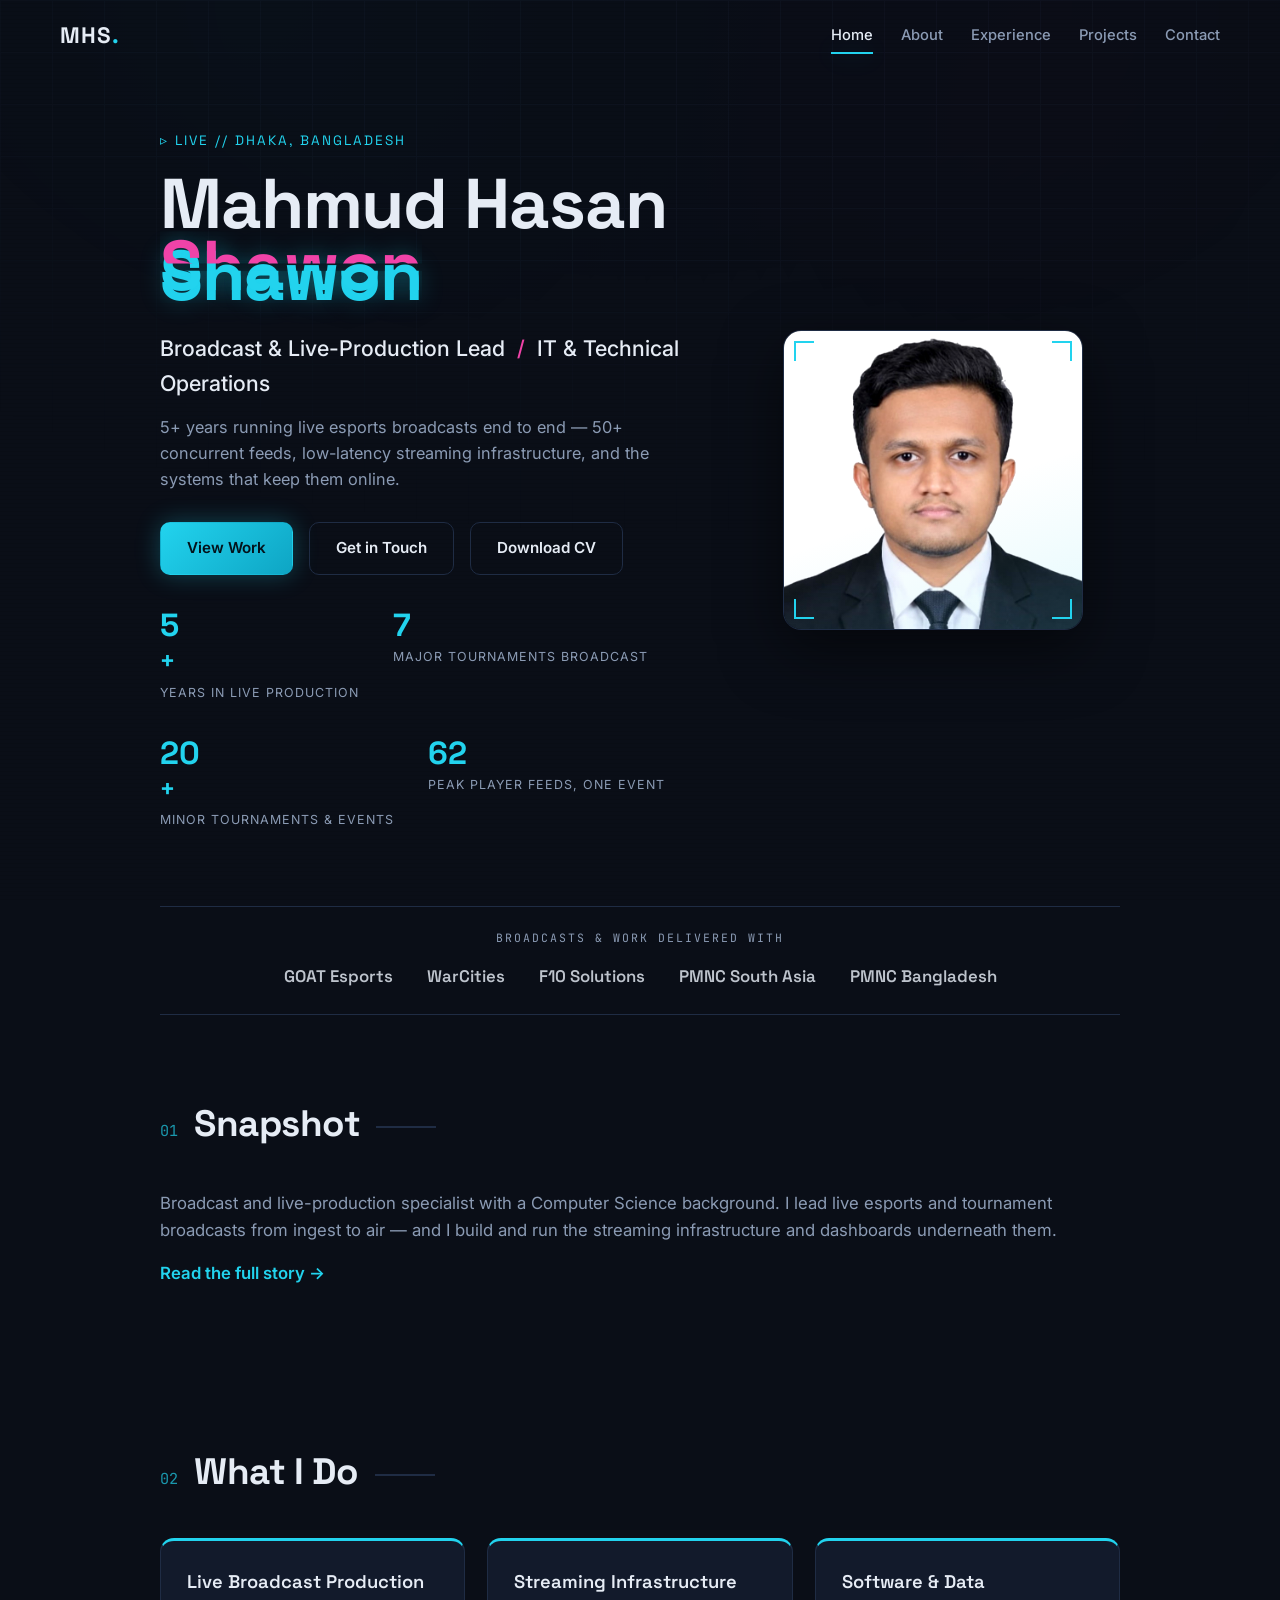
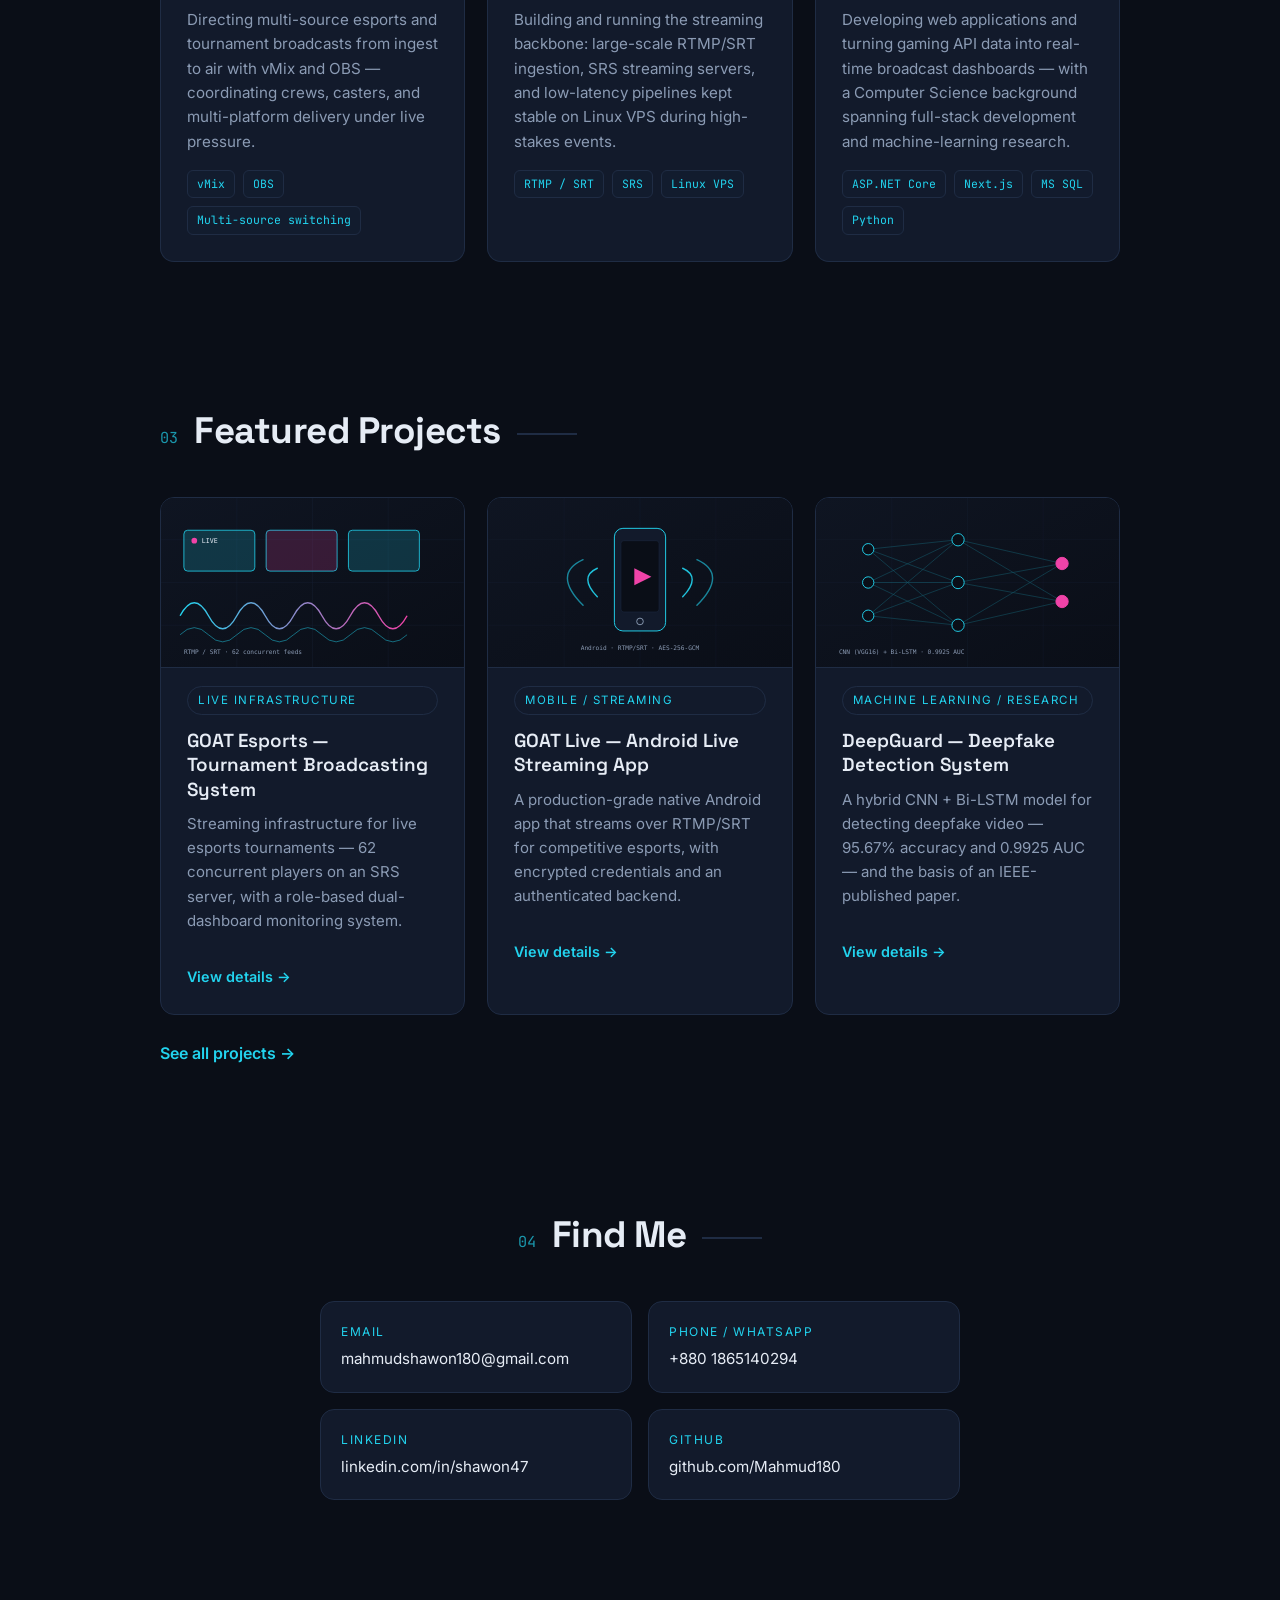
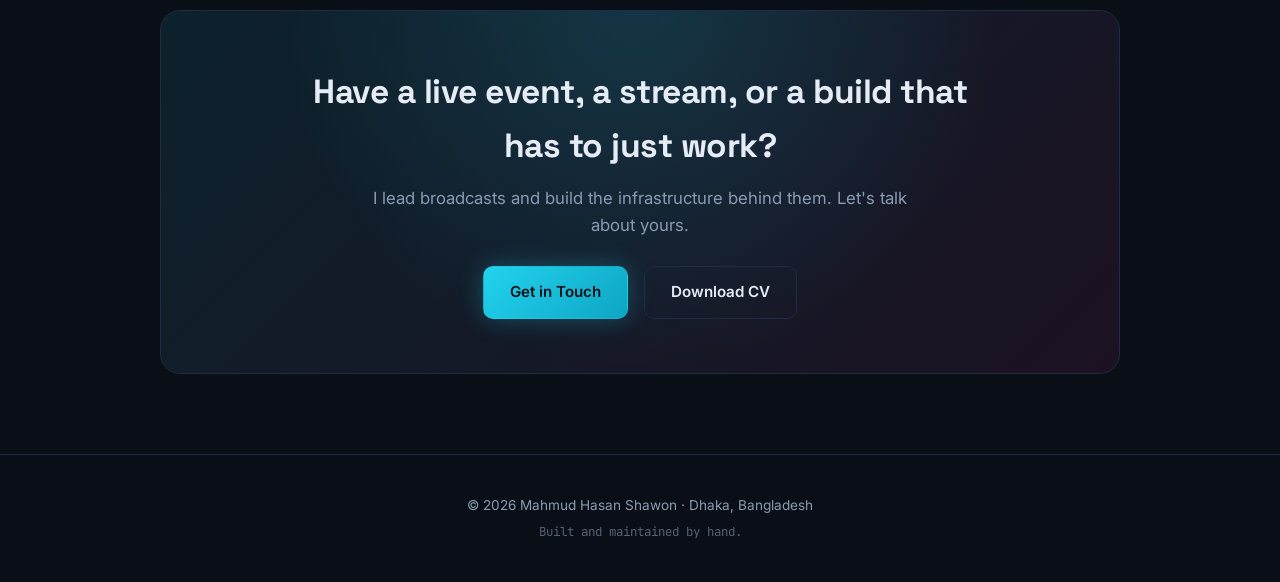
<file: index.html>
<!DOCTYPE html>
<html lang="en">
<head>
<meta charset="UTF-8">
<meta name="viewport" content="width=device-width, initial-scale=1.0">
<meta name="description" content="Mahmud Hasan Shawon — Broadcast & Live-Production Lead and IT / Technical Operations specialist. 5+ years leading live esports broadcasts, streaming infrastructure, and full-stack development.">
<title>Mahmud Hasan Shawon — Broadcast &amp; Live-Production Lead / IT Specialist</title>
<link rel="preconnect" href="https://fonts.googleapis.com">
<link rel="preconnect" href="https://fonts.gstatic.com" crossorigin>
<link href="https://fonts.googleapis.com/css2?family=Space+Grotesk:wght@400;500;700&family=Inter:wght@400;500;600&family=JetBrains+Mono:wght@400;500&display=swap" rel="stylesheet">
<link rel="stylesheet" href="style.css">
</head>
<body>
<div class="grid-bg" aria-hidden="true"></div>
<div class="scanline" aria-hidden="true"></div>

<!-- HERO -->
<section class="hero" id="top">
  <div class="hero__inner">
    <div class="hero__text">
      <p class="hero__eyebrow"><span class="blink">▹</span> LIVE // Dhaka, Bangladesh</p>
      <h1 class="hero__name">Mahmud Hasan<br><span class="glitch" data-text="Shawon">Shawon</span></h1>
      <p class="hero__role">Broadcast &amp; Live-Production Lead <span class="sep">/</span> IT &amp; Technical Operations</p>
      <p class="hero__tag">5+ years running live esports broadcasts end to end — 50+ concurrent feeds, low-latency streaming infrastructure, and the systems that keep them online.</p>
      <div class="hero__cta">
        <a href="projects.html" class="btn btn--primary">View Work</a>
        <a href="contact.html" class="btn btn--ghost">Get in Touch</a>
        <a href="assets/Mahmud_Hasan_Shawon_CV.pdf" class="btn btn--ghost" download>Download CV</a>
      </div>
      <div class="hero__stats" id="hero-stats"></div>
    </div>
    <div class="hero__photo">
      <div class="photo__frame">
        <img src="assets/profile.jpeg" alt="Mahmud Hasan Shawon" loading="eager">
        <span class="photo__corner tl"></span><span class="photo__corner tr"></span>
        <span class="photo__corner bl"></span><span class="photo__corner br"></span>
      </div>
    </div>
  </div>
</section>

<!-- TRUSTED / WORKED WITH -->
<section class="trust" id="trusted" aria-label="Where I've worked">
  <div class="trust__inner">
    <span class="trust__label">Broadcasts &amp; work delivered with</span>
    <div class="trust__logos" id="trust-orgs"></div>
  </div>
</section>

<!-- SNAPSHOT -->
<section class="section" id="snapshot">
  <div class="section__head"><span class="section__idx">01</span><h2>Snapshot</h2></div>
  <div class="about">
    <p>Broadcast and live-production specialist with a Computer Science background. I lead live esports and tournament broadcasts from ingest to air — and I build and run the streaming infrastructure and dashboards underneath them.</p>
    <p><a href="about.html" class="inline-link">Read the full story →</a></p>
  </div>
</section>

<!-- WHAT I DO -->
<section class="section" id="pillars">
  <div class="section__head"><span class="section__idx">02</span><h2>What I Do</h2></div>
  <div class="pillars" id="pillars-grid"></div>
</section>

<!-- FEATURED PROJECTS -->
<section class="section" id="featured">
  <div class="section__head"><span class="section__idx">03</span><h2>Featured Projects</h2></div>
  <div class="projects" id="featured-projects"></div>
  <p style="margin-top:26px"><a href="projects.html" class="inline-link">See all projects →</a></p>
</section>

<!-- QUICK LINKS -->
<section class="section section--contact" id="links">
  <div class="section__head"><span class="section__idx">04</span><h2>Find Me</h2></div>
  <div class="contact__links links-target"></div>
</section>

<!-- CTA BAND -->
<section class="cta-band">
  <div class="cta-band__inner">
    <h2>Have a live event, a stream, or a build that has to just work?</h2>
    <p>I lead broadcasts and build the infrastructure behind them. Let's talk about yours.</p>
    <div class="cta-band__actions">
      <a href="contact.html" class="btn btn--primary">Get in Touch</a>
      <a href="assets/Mahmud_Hasan_Shawon_CV.pdf" class="btn btn--ghost" download>Download CV</a>
    </div>
  </div>
</section>

<script src="data.js"></script>
<script src="partials.js"></script>
<script src="script.js"></script>
</body>
</html>
</file>
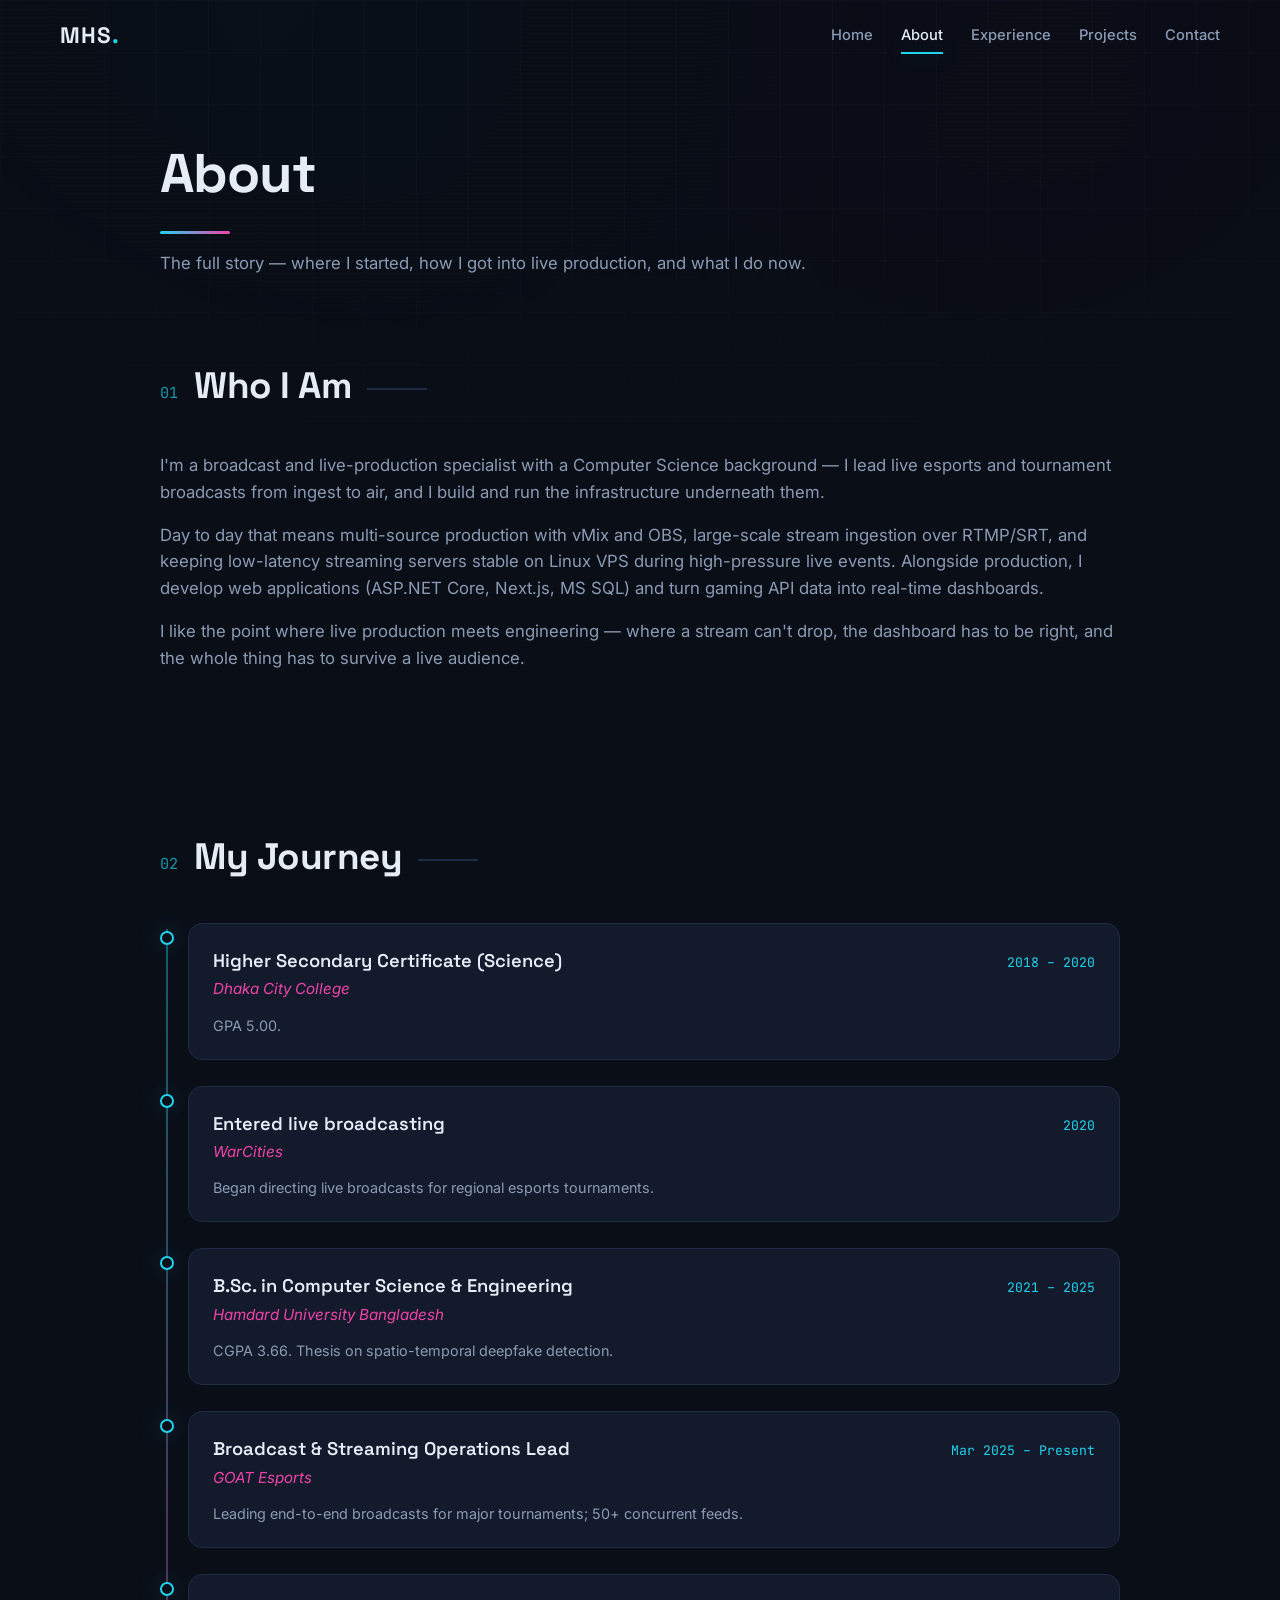
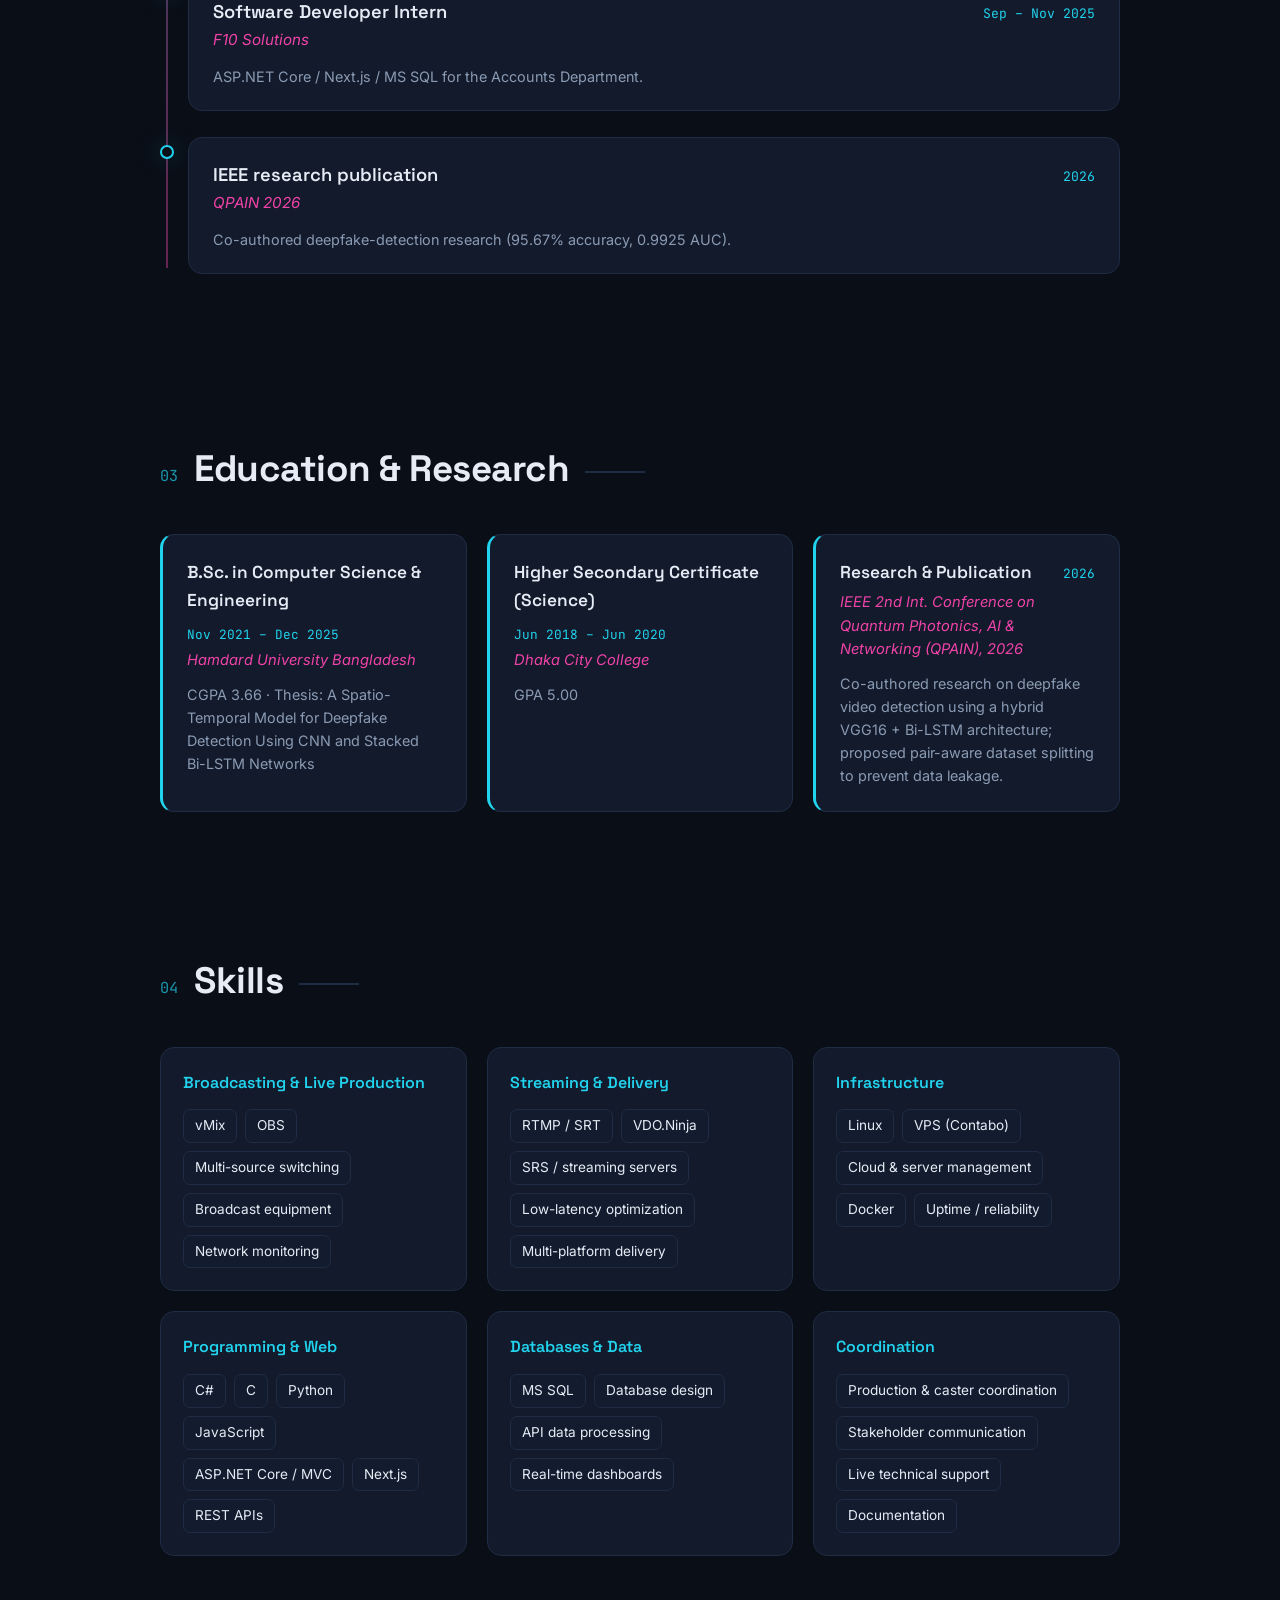
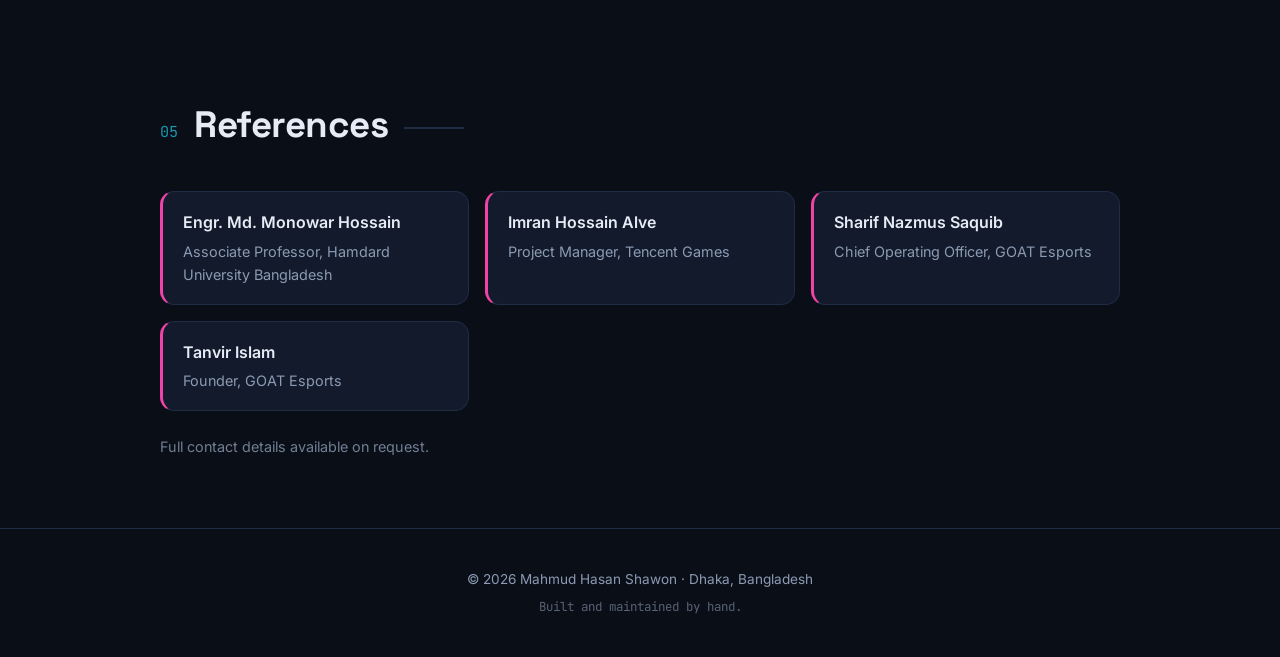
<file: about.html>
<!DOCTYPE html>
<html lang="en">
<head>
<meta charset="UTF-8">
<meta name="viewport" content="width=device-width, initial-scale=1.0">
<meta name="description" content="About Mahmud Hasan Shawon — life history, education, research, skills, and references.">
<title>About — Mahmud Hasan Shawon</title>
<link rel="preconnect" href="https://fonts.googleapis.com">
<link rel="preconnect" href="https://fonts.gstatic.com" crossorigin>
<link href="https://fonts.googleapis.com/css2?family=Space+Grotesk:wght@400;500;700&family=Inter:wght@400;500;600&family=JetBrains+Mono:wght@400;500&display=swap" rel="stylesheet">
<link rel="stylesheet" href="style.css">
</head>
<body>
<div class="grid-bg" aria-hidden="true"></div>
<div class="scanline" aria-hidden="true"></div>

<section class="page-head">
  <h1>About</h1>
  <p>The full story — where I started, how I got into live production, and what I do now.</p>
</section>

<section class="section" id="bio">
  <div class="section__head"><span class="section__idx">01</span><h2>Who I Am</h2></div>
  <div class="about" id="about-body"></div>
</section>

<section class="section" id="journey-sec">
  <div class="section__head"><span class="section__idx">02</span><h2>My Journey</h2></div>
  <div class="timeline" id="journey"></div>
</section>

<section class="section" id="education">
  <div class="section__head"><span class="section__idx">03</span><h2>Education &amp; Research</h2></div>
  <div class="edu" id="edu-grid"></div>
</section>

<section class="section" id="skills">
  <div class="section__head"><span class="section__idx">04</span><h2>Skills</h2></div>
  <div class="skills" id="skills-grid"></div>
</section>

<section class="section" id="references">
  <div class="section__head"><span class="section__idx">05</span><h2>References</h2></div>
  <div class="refs" id="refs"></div>
</section>

<script src="data.js"></script>
<script src="partials.js"></script>
<script src="script.js"></script>
</body>
</html>
</file>
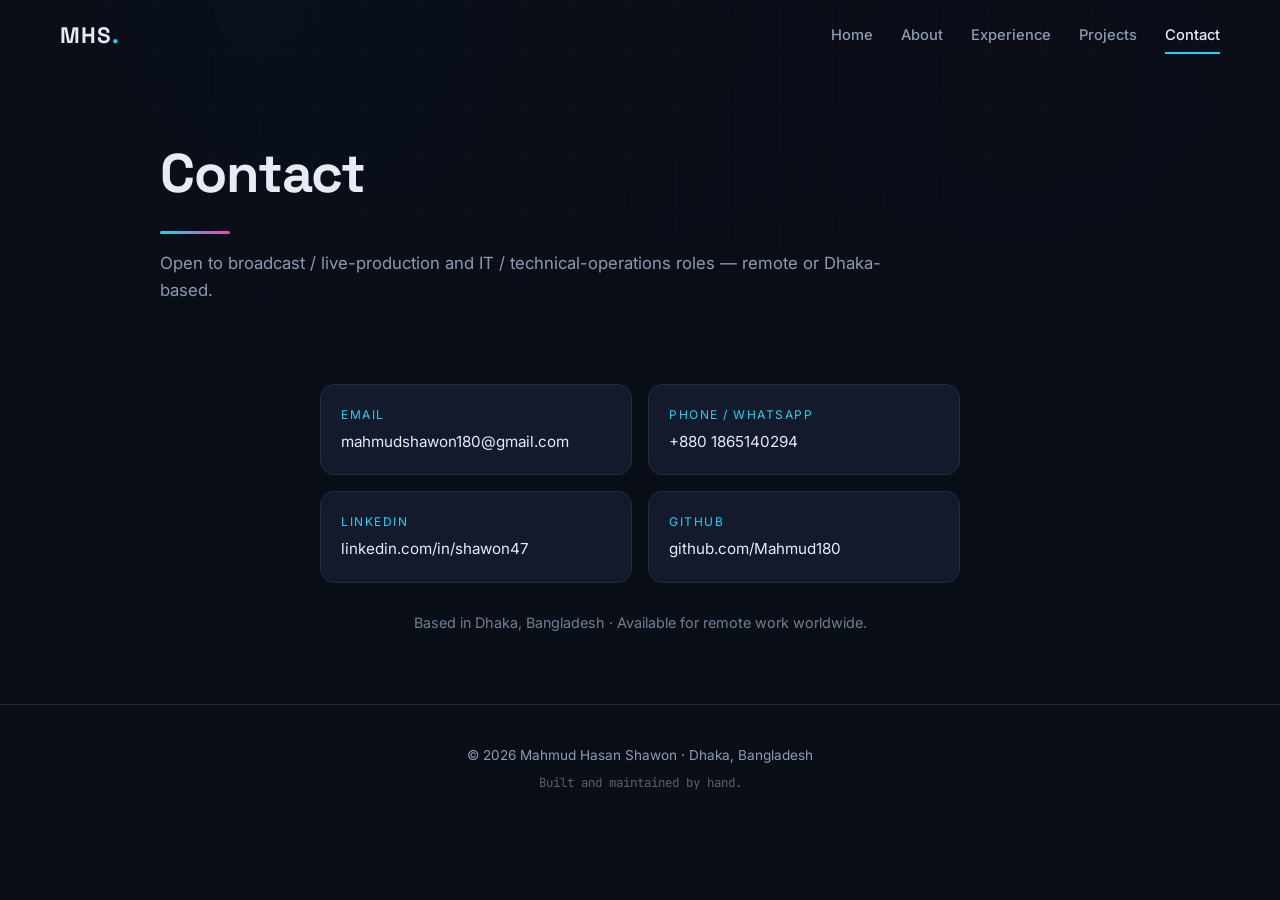
<file: contact.html>
<!DOCTYPE html>
<html lang="en">
<head>
<meta charset="UTF-8">
<meta name="viewport" content="width=device-width, initial-scale=1.0">
<meta name="description" content="Contact Mahmud Hasan Shawon — email, phone/WhatsApp, LinkedIn, GitHub.">
<title>Contact — Mahmud Hasan Shawon</title>
<link rel="preconnect" href="https://fonts.googleapis.com">
<link rel="preconnect" href="https://fonts.gstatic.com" crossorigin>
<link href="https://fonts.googleapis.com/css2?family=Space+Grotesk:wght@400;500;700&family=Inter:wght@400;500;600&family=JetBrains+Mono:wght@400;500&display=swap" rel="stylesheet">
<link rel="stylesheet" href="style.css">
</head>
<body>
<div class="grid-bg" aria-hidden="true"></div>
<div class="scanline" aria-hidden="true"></div>

<section class="page-head">
  <h1>Contact</h1>
  <p>Open to broadcast / live-production and IT / technical-operations roles — remote or Dhaka-based.</p>
</section>

<section class="section section--contact" id="contact">
  <div class="contact__links links-target"></div>
  <p class="muted-note" style="margin-top:28px">Based in Dhaka, Bangladesh · Available for remote work worldwide.</p>
</section>

<script src="data.js"></script>
<script src="partials.js"></script>
<script src="script.js"></script>
</body>
</html>
</file>
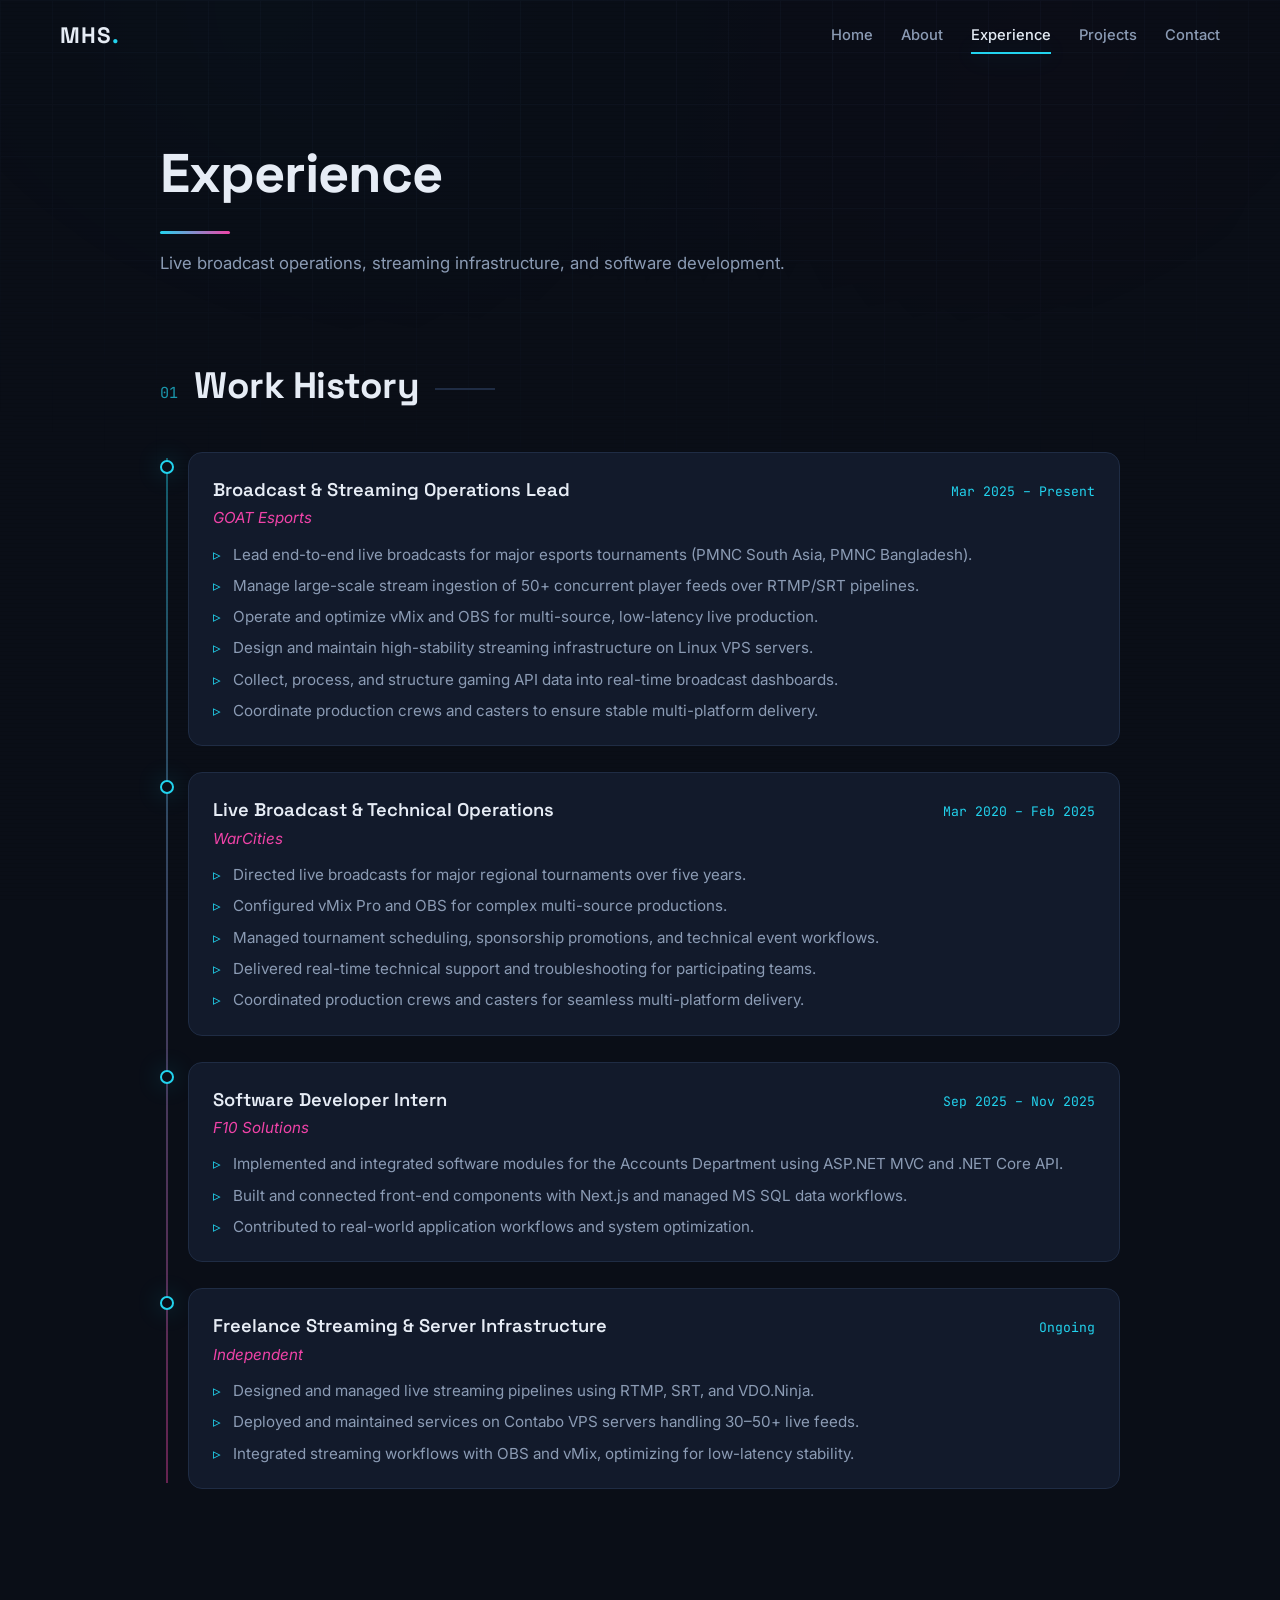
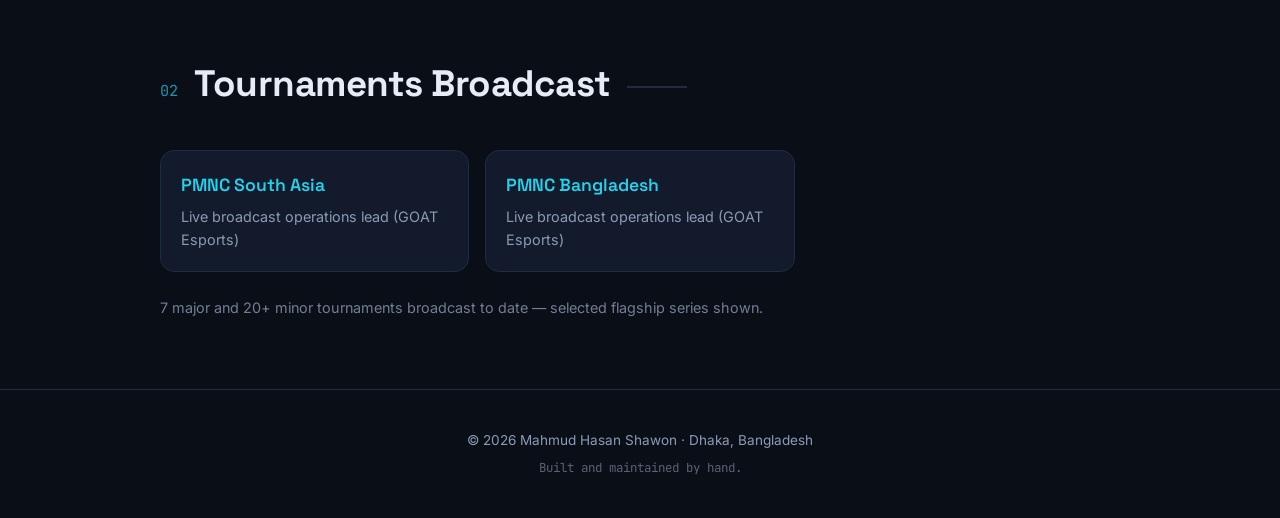
<file: experience.html>
<!DOCTYPE html>
<html lang="en">
<head>
<meta charset="UTF-8">
<meta name="viewport" content="width=device-width, initial-scale=1.0">
<meta name="description" content="Professional experience of Mahmud Hasan Shawon — GOAT Esports, WarCities, F10 Solutions, and freelance streaming infrastructure.">
<title>Experience — Mahmud Hasan Shawon</title>
<link rel="preconnect" href="https://fonts.googleapis.com">
<link rel="preconnect" href="https://fonts.gstatic.com" crossorigin>
<link href="https://fonts.googleapis.com/css2?family=Space+Grotesk:wght@400;500;700&family=Inter:wght@400;500;600&family=JetBrains+Mono:wght@400;500&display=swap" rel="stylesheet">
<link rel="stylesheet" href="style.css">
</head>
<body>
<div class="grid-bg" aria-hidden="true"></div>
<div class="scanline" aria-hidden="true"></div>

<section class="page-head">
  <h1>Experience</h1>
  <p>Live broadcast operations, streaming infrastructure, and software development.</p>
</section>

<section class="section" id="experience">
  <div class="section__head"><span class="section__idx">01</span><h2>Work History</h2></div>
  <div class="timeline" id="timeline"></div>
</section>

<section class="section" id="tournaments-sec">
  <div class="section__head"><span class="section__idx">02</span><h2>Tournaments Broadcast</h2></div>
  <div class="tours" id="tournaments"></div>
</section>

<script src="data.js"></script>
<script src="partials.js"></script>
<script src="script.js"></script>
</body>
</html>
</file>
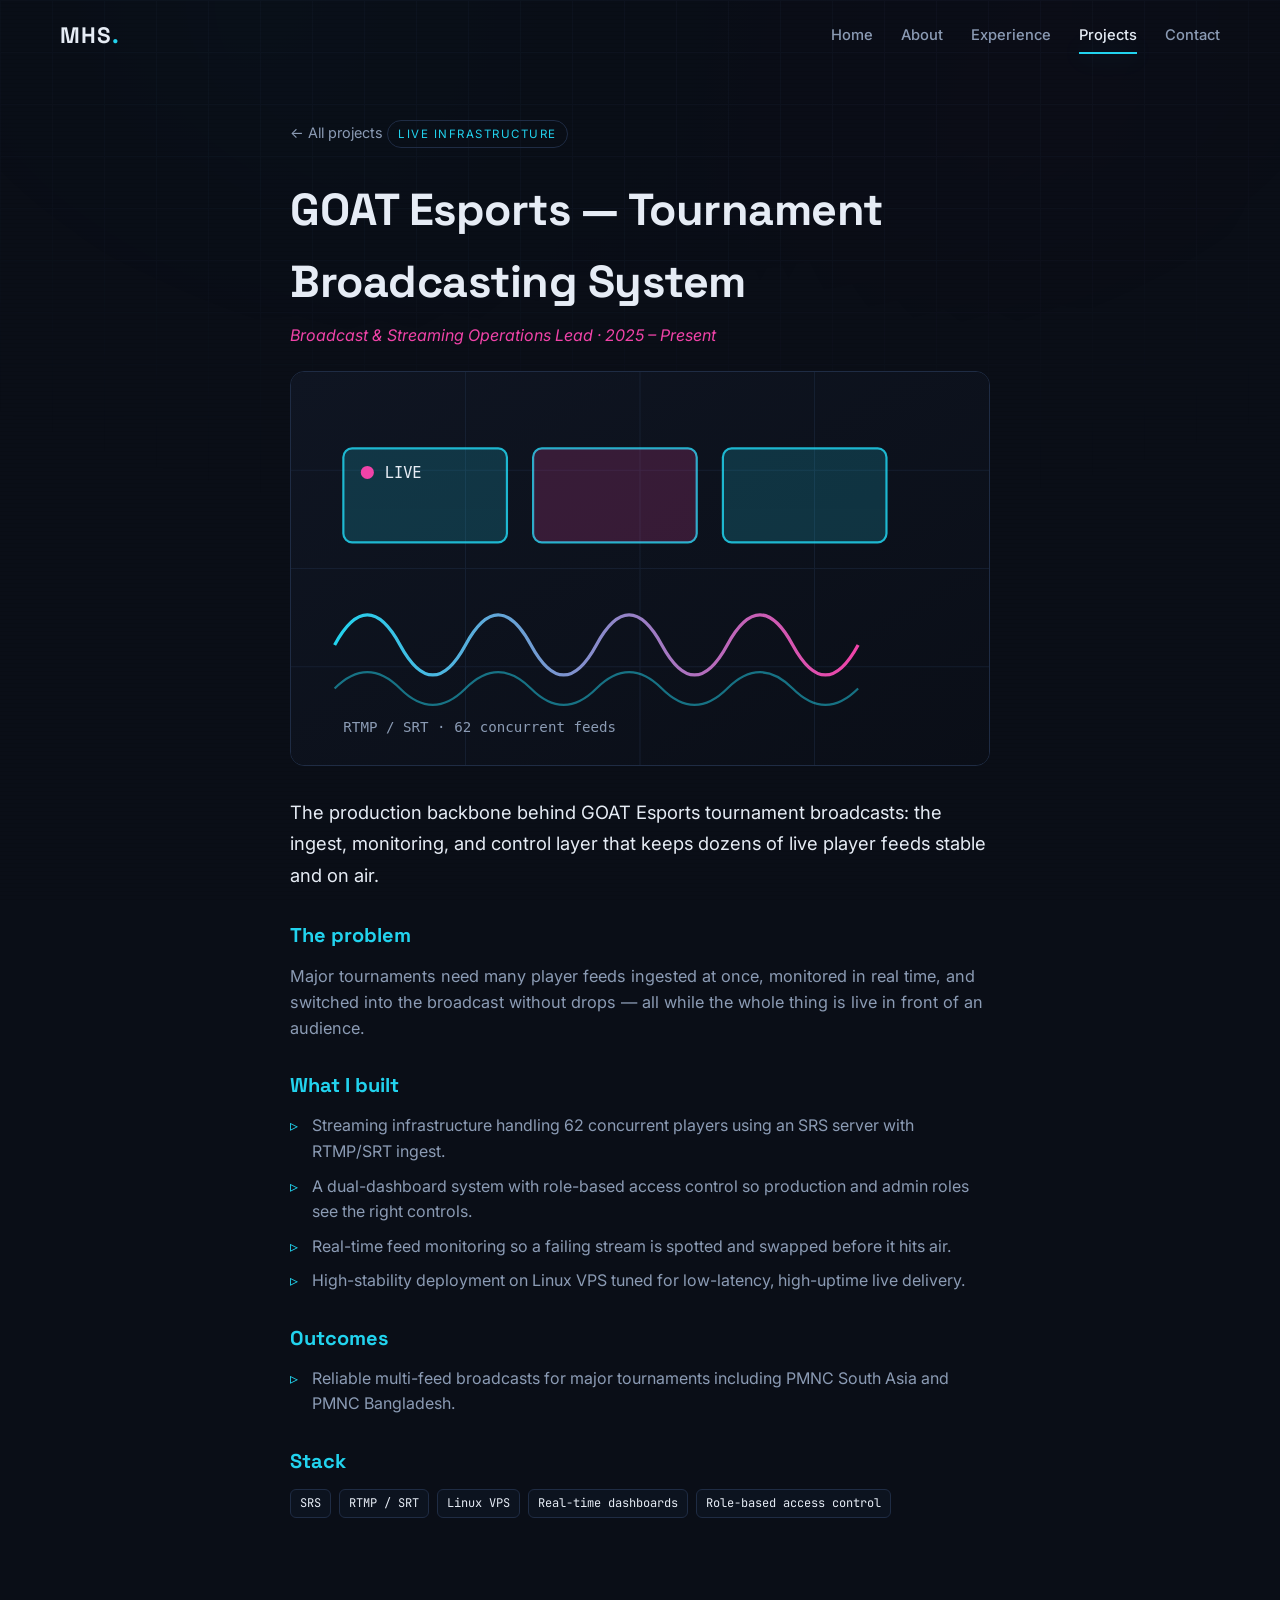
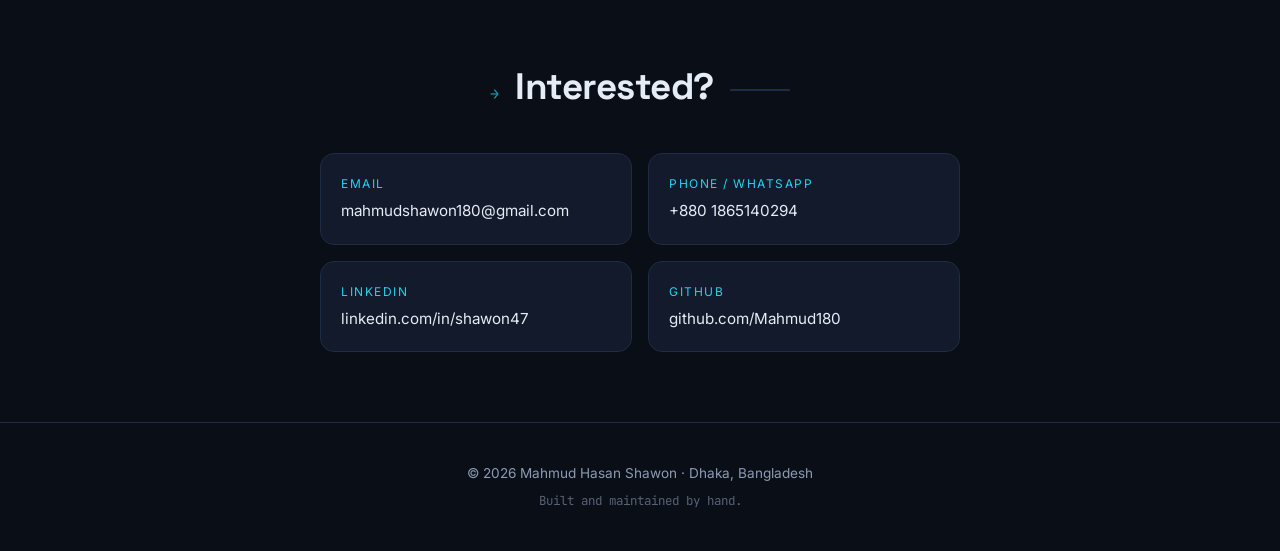
<file: project.html>
<!DOCTYPE html>
<html lang="en">
<head>
<meta charset="UTF-8">
<meta name="viewport" content="width=device-width, initial-scale=1.0">
<meta name="description" content="Project detail — Mahmud Hasan Shawon.">
<title>Project — Mahmud Hasan Shawon</title>
<link rel="preconnect" href="https://fonts.googleapis.com">
<link rel="preconnect" href="https://fonts.gstatic.com" crossorigin>
<link href="https://fonts.googleapis.com/css2?family=Space+Grotesk:wght@400;500;700&family=Inter:wght@400;500;600&family=JetBrains+Mono:wght@400;500&display=swap" rel="stylesheet">
<link rel="stylesheet" href="style.css">
</head>
<body>
<div class="grid-bg" aria-hidden="true"></div>
<div class="scanline" aria-hidden="true"></div>

<section class="section detail" id="project-detail" style="padding-top:120px"></section>

<section class="section section--contact" id="links">
  <div class="section__head"><span class="section__idx">→</span><h2>Interested?</h2></div>
  <div class="contact__links links-target"></div>
</section>

<script src="data.js"></script>
<script src="partials.js"></script>
<script src="script.js"></script>
</body>
</html>
</file>
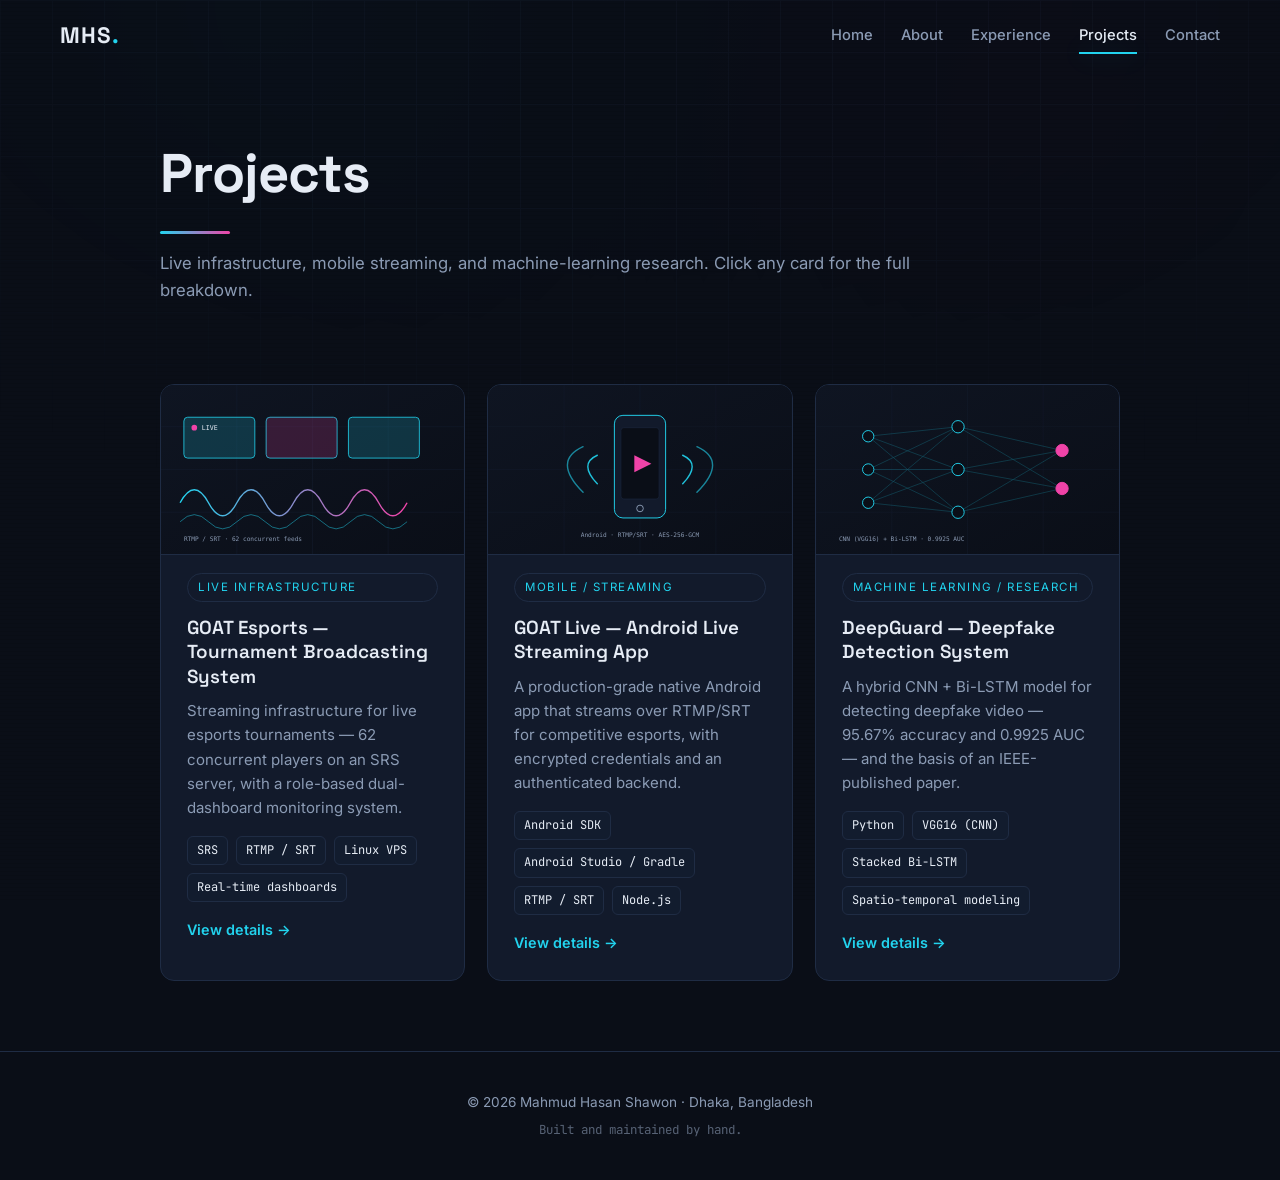
<file: projects.html>
<!DOCTYPE html>
<html lang="en">
<head>
<meta charset="UTF-8">
<meta name="viewport" content="width=device-width, initial-scale=1.0">
<meta name="description" content="Projects by Mahmud Hasan Shawon — tournament broadcasting infrastructure, a native Android streaming app, and deepfake-detection research.">
<title>Projects — Mahmud Hasan Shawon</title>
<link rel="preconnect" href="https://fonts.googleapis.com">
<link rel="preconnect" href="https://fonts.gstatic.com" crossorigin>
<link href="https://fonts.googleapis.com/css2?family=Space+Grotesk:wght@400;500;700&family=Inter:wght@400;500;600&family=JetBrains+Mono:wght@400;500&display=swap" rel="stylesheet">
<link rel="stylesheet" href="style.css">
</head>
<body>
<div class="grid-bg" aria-hidden="true"></div>
<div class="scanline" aria-hidden="true"></div>

<section class="page-head">
  <h1>Projects</h1>
  <p>Live infrastructure, mobile streaming, and machine-learning research. Click any card for the full breakdown.</p>
</section>

<section class="section" id="projects">
  <div class="projects" id="projects-grid"></div>
</section>

<script src="data.js"></script>
<script src="partials.js"></script>
<script src="script.js"></script>
</body>
</html>
</file>
<file: style.css>
/* ============================================================
   Mahmud Hasan Shawon — Portfolio
   Professional dark base with restrained esports/cyberpunk accents
   ============================================================ */
:root{
  --bg:#0a0e17;
  --bg-2:#0f1522;
  --panel:#121a2b;
  --panel-2:#16203450;
  --line:#1f2c44;
  --text:#e6ecf5;
  --muted:#8b9bb4;
  --dark-ink:#1f2a44;
  --cyan:#22d3ee;
  --magenta:#f043a8;
  --accent:#1a5c8a;
  --glow:0 0 24px rgba(34,211,238,.28);
  --radius:14px;
  --max:1080px;
}
*{box-sizing:border-box;margin:0;padding:0}
html{scroll-behavior:smooth}
body{
  font-family:'Inter',system-ui,sans-serif;
  background:var(--bg);color:var(--text);
  line-height:1.6;overflow-x:hidden;position:relative;
}
h1,h2,h3,.hero__eyebrow,.stat__num{font-family:'Space Grotesk',sans-serif}
.footer__mono,.section__idx,.tl-item__dates,.edu-item__dates{font-family:'JetBrains Mono',monospace}
a{color:inherit;text-decoration:none}
strong{color:var(--text);font-weight:600}

/* Backdrops */
.grid-bg{
  position:fixed;inset:0;z-index:-2;
  background-image:linear-gradient(var(--line) 1px,transparent 1px),
    linear-gradient(90deg,var(--line) 1px,transparent 1px);
  background-size:52px 52px;opacity:.15;
  mask-image:radial-gradient(ellipse 80% 60% at 50% 0%,#000 40%,transparent 100%);
}
.grid-bg::after{
  content:"";position:absolute;inset:0;
  background:radial-gradient(circle at 20% 0%,rgba(34,211,238,.10),transparent 45%),
    radial-gradient(circle at 85% 15%,rgba(240,67,168,.08),transparent 40%);
}
.scanline{position:fixed;inset:0;z-index:-1;pointer-events:none;
  background:repeating-linear-gradient(transparent 0 3px,rgba(0,0,0,.15) 3px 4px);opacity:.35}

/* NAV */
.nav{position:fixed;top:0;left:0;right:0;z-index:50;
  display:flex;align-items:center;justify-content:space-between;
  padding:18px clamp(20px,5vw,60px);transition:.3s;
  border-bottom:1px solid transparent}
.nav--scrolled{background:rgba(10,14,23,.82);backdrop-filter:blur(12px);
  border-bottom:1px solid var(--line);padding-top:12px;padding-bottom:12px}
.nav__brand{font-family:'Space Grotesk';font-weight:700;font-size:1.4rem;letter-spacing:1px}
.nav__brand span{color:var(--cyan)}
.nav__links{display:flex;gap:28px}
.nav__links a{color:var(--muted);font-size:.92rem;font-weight:500;position:relative;transition:.2s}
.nav__links a:hover{color:var(--text)}
.nav__links a::after{content:"";position:absolute;left:0;bottom:-6px;height:2px;width:0;
  background:var(--cyan);transition:.25s;box-shadow:var(--glow)}
.nav__links a:hover::after{width:100%}
.nav__toggle{display:none;background:none;border:none;color:var(--text);font-size:1.5rem;cursor:pointer}

/* HERO */
.hero{min-height:100vh;display:flex;align-items:center;
  padding:120px clamp(20px,5vw,60px) 60px;max-width:var(--max);margin:0 auto}
.hero__inner{display:grid;grid-template-columns:1.3fr .9fr;gap:48px;align-items:center;width:100%}
.hero__eyebrow{color:var(--cyan);font-size:.85rem;letter-spacing:2px;text-transform:uppercase;margin-bottom:18px}
.blink{animation:blink 1.2s steps(2) infinite}
@keyframes blink{50%{opacity:0}}
.hero__name{font-size:clamp(2.6rem,6vw,4.4rem);line-height:1.02;font-weight:700;letter-spacing:-1px}
.glitch{position:relative;color:var(--cyan);text-shadow:var(--glow)}
.glitch::before,.glitch::after{content:attr(data-text);position:absolute;left:0;top:0;width:100%;overflow:hidden}
.glitch::before{color:var(--magenta);animation:gl1 3s infinite linear alternate-reverse;clip-path:inset(0 0 55% 0)}
.glitch::after{color:var(--cyan);animation:gl2 2.4s infinite linear alternate-reverse;clip-path:inset(55% 0 0 0)}
@keyframes gl1{0%{transform:translate(0)}100%{transform:translate(-2px,1px)}}
@keyframes gl2{0%{transform:translate(0)}100%{transform:translate(2px,-1px)}}
.hero__role{font-size:clamp(1rem,2.2vw,1.35rem);color:var(--text);margin:18px 0 14px;font-weight:500}
.hero__role .sep{color:var(--magenta);margin:0 6px}
.hero__tag{color:var(--muted);max-width:34em;font-size:1.02rem}
.hero__cta{display:flex;gap:16px;margin:30px 0 34px;flex-wrap:wrap}
.btn{padding:13px 26px;border-radius:10px;font-weight:600;font-size:.95rem;transition:.22s;border:1px solid transparent;cursor:pointer;display:inline-block}
.btn--primary{background:linear-gradient(135deg,var(--cyan),#0ea5c4);color:#04121a;box-shadow:var(--glow)}
.btn--primary:hover{transform:translateY(-2px);box-shadow:0 0 34px rgba(34,211,238,.5)}
.btn--ghost{border-color:var(--line);color:var(--text)}
.btn--ghost:hover{border-color:var(--cyan);color:var(--cyan)}
.hero__stats{display:flex;gap:34px;flex-wrap:wrap}
.stat{display:flex;flex-direction:column}
.stat__num{font-size:2rem;font-weight:700;color:var(--cyan);line-height:1;display:inline}
.stat__plus{font-size:1.4rem;color:var(--cyan);font-weight:700}
.stat__label{font-size:.78rem;color:var(--muted);text-transform:uppercase;letter-spacing:1px;margin-top:6px}
.hero__photo{display:flex;justify-content:center}
.photo__frame{position:relative;width:min(300px,80vw);aspect-ratio:1;border-radius:18px;overflow:hidden;
  border:1px solid var(--line);box-shadow:0 20px 60px rgba(0,0,0,.5)}
.photo__frame img{width:100%;height:100%;object-fit:cover;filter:contrast(1.05) saturate(1.05)}
.photo__frame::after{content:"";position:absolute;inset:0;
  background:linear-gradient(160deg,transparent 55%,rgba(34,211,238,.12))}
.photo__corner{position:absolute;width:20px;height:20px;border:2px solid var(--cyan)}
.photo__corner.tl{top:10px;left:10px;border-right:0;border-bottom:0}
.photo__corner.tr{top:10px;right:10px;border-left:0;border-bottom:0}
.photo__corner.bl{bottom:10px;left:10px;border-right:0;border-top:0}
.photo__corner.br{bottom:10px;right:10px;border-left:0;border-top:0}

/* SECTIONS */
.section{max-width:var(--max);margin:0 auto;padding:70px clamp(20px,5vw,60px)}
.section__head{display:flex;align-items:baseline;gap:16px;margin-bottom:36px}
.section__idx{color:var(--cyan);font-size:.95rem;opacity:.7}
.section__head h2{font-size:clamp(1.6rem,3.5vw,2.3rem);font-weight:700;letter-spacing:-.5px}
.section__head h2::after{content:"";display:inline-block;width:60px;height:2px;background:var(--line);margin-left:16px;vertical-align:middle}
.about p{color:var(--muted);max-width:60em;margin-bottom:16px;font-size:1.05rem}

/* TIMELINE */
.timeline{position:relative;padding-left:28px}
.timeline::before{content:"";position:absolute;left:6px;top:6px;bottom:6px;width:2px;
  background:linear-gradient(var(--cyan),var(--magenta));opacity:.4}
.tl-item{position:relative;margin-bottom:26px}
.tl-item__dot{position:absolute;left:-28px;top:8px;width:14px;height:14px;border-radius:50%;
  background:var(--bg);border:2px solid var(--cyan);box-shadow:var(--glow)}
.tl-item__card{background:var(--panel);border:1px solid var(--line);border-radius:var(--radius);padding:22px 24px;transition:.25s}
.tl-item__card:hover{border-color:var(--cyan);transform:translateX(4px)}
.tl-item__top{display:flex;justify-content:space-between;gap:12px;flex-wrap:wrap;align-items:baseline}
.tl-item__top h3{font-size:1.15rem;font-weight:600}
.tl-item__dates{color:var(--cyan);font-size:.82rem;white-space:nowrap}
.tl-item__org{color:var(--magenta);font-style:italic;margin:2px 0 12px;font-size:.95rem}
.tl-item__card ul{list-style:none;display:flex;flex-direction:column;gap:7px}
.tl-item__card li{color:var(--muted);font-size:.95rem;padding-left:20px;position:relative}
.tl-item__card li::before{content:"▹";position:absolute;left:0;color:var(--cyan)}

/* PROJECTS */
.projects{display:grid;grid-template-columns:repeat(auto-fit,minmax(300px,1fr));gap:22px}
.proj{background:var(--panel);border:1px solid var(--line);border-radius:var(--radius);padding:26px;transition:.25s;position:relative;overflow:hidden}
.proj::before{content:"";position:absolute;top:0;left:0;right:0;height:2px;background:linear-gradient(90deg,var(--cyan),var(--magenta));transform:scaleX(0);transform-origin:left;transition:.3s}
.proj:hover{transform:translateY(-6px);border-color:var(--cyan)}
.proj:hover::before{transform:scaleX(1)}
.proj__tag{display:inline-block;font-size:.72rem;text-transform:uppercase;letter-spacing:1.5px;color:var(--cyan);border:1px solid var(--line);padding:4px 10px;border-radius:20px;margin-bottom:14px}
.proj__title{font-size:1.18rem;font-weight:600;margin-bottom:10px;line-height:1.3}
.proj__desc{color:var(--muted);font-size:.94rem;margin-bottom:16px}
.proj__stack{display:flex;flex-wrap:wrap;gap:8px}
.proj__stack span{font-family:'JetBrains Mono',monospace;font-size:.75rem;color:var(--text);background:var(--panel-2);border:1px solid var(--line);padding:4px 9px;border-radius:6px}

/* SKILLS */
.skills{display:grid;grid-template-columns:repeat(auto-fit,minmax(280px,1fr));gap:20px}
.skill{background:var(--panel);border:1px solid var(--line);border-radius:var(--radius);padding:22px;transition:.25s}
.skill:hover{border-color:var(--magenta)}
.skill__group{font-size:1rem;font-weight:600;color:var(--cyan);margin-bottom:14px}
.skill__items{display:flex;flex-wrap:wrap;gap:8px}
.skill__items span{font-size:.85rem;color:var(--text);background:var(--panel-2);border:1px solid var(--line);padding:5px 11px;border-radius:7px;transition:.2s}
.skill__items span:hover{border-color:var(--cyan);color:var(--cyan)}

/* EDUCATION */
.edu{display:grid;grid-template-columns:repeat(auto-fit,minmax(300px,1fr));gap:20px}
.edu-item{background:var(--panel);border:1px solid var(--line);border-radius:var(--radius);padding:24px;border-left:3px solid var(--cyan)}
.edu-item__top{display:flex;justify-content:space-between;gap:10px;flex-wrap:wrap;align-items:baseline}
.edu-item__top h3{font-size:1.08rem;font-weight:600}
.edu-item__dates{color:var(--cyan);font-size:.8rem;white-space:nowrap}
.edu-item__org{color:var(--magenta);font-style:italic;margin:4px 0 10px;font-size:.92rem}
.edu-item__note{color:var(--muted);font-size:.9rem}

/* CONTACT */
.section--contact{text-align:center}
.section--contact .section__head{justify-content:center}
.section__head h2{display:inline-block}
.contact__lead{color:var(--muted);font-size:1.1rem;max-width:40em;margin:0 auto 34px}
.contact__links{display:grid;grid-template-columns:repeat(auto-fit,minmax(240px,1fr));gap:16px;max-width:640px;margin:0 auto}
.contact__card{background:var(--panel);border:1px solid var(--line);border-radius:var(--radius);padding:20px;display:flex;flex-direction:column;gap:6px;transition:.25s;text-align:left}
.contact__card:hover{border-color:var(--cyan);transform:translateY(-3px);box-shadow:var(--glow)}
.contact__k{font-size:.75rem;text-transform:uppercase;letter-spacing:1.5px;color:var(--cyan)}
.contact__v{font-size:.95rem;color:var(--text);word-break:break-all}

/* FOOTER */
.footer{text-align:center;padding:40px 20px;border-top:1px solid var(--line);color:var(--muted);font-size:.85rem}
.footer__mono{font-size:.78rem;opacity:.6;margin-top:6px}

/* REVEAL */
.reveal{opacity:0;transform:translateY(28px);filter:blur(6px);
  transition:opacity .7s cubic-bezier(.22,.61,.36,1),transform .7s cubic-bezier(.22,.61,.36,1),filter .7s ease}
.reveal.in{opacity:1;transform:none;filter:none}

/* RESPONSIVE */
@media(max-width:820px){
  .hero__inner{grid-template-columns:1fr;gap:36px}
  .hero__photo{order:-1;justify-content:flex-start}
  .photo__frame{width:min(220px,60vw)}
  .nav__links{position:fixed;top:0;right:0;height:100vh;width:70%;max-width:280px;flex-direction:column;
    background:rgba(10,14,23,.97);backdrop-filter:blur(14px);padding:90px 30px;gap:26px;
    transform:translateX(100%);transition:.3s;border-left:1px solid var(--line)}
  .nav__links.open{transform:translateX(0)}
  .nav__toggle{display:block;z-index:60}
}
@media(prefers-reduced-motion:reduce){
  *{animation:none!important;scroll-behavior:auto}
  .reveal{opacity:1;transform:none}
}

/* ===== MULTI-PAGE ADDITIONS ===== */
.nav__links a.active{color:var(--text)}
.nav__links a.active::after{width:100%}

/* page header band (interior pages) */
.page-head{max-width:var(--max);margin:0 auto;padding:130px clamp(20px,5vw,60px) 10px}
.page-head h1{font-family:'Space Grotesk';font-size:clamp(2.2rem,6vw,3.4rem);font-weight:700;letter-spacing:-1px}
.page-head h1::after{content:"";display:block;width:70px;height:3px;margin-top:14px;
  background:linear-gradient(90deg,var(--cyan),var(--magenta));border-radius:2px}
.page-head p{color:var(--muted);margin-top:16px;max-width:46em;font-size:1.05rem}

.inline-link{color:var(--cyan);font-weight:600;transition:.2s}
.inline-link:hover{text-shadow:var(--glow)}

/* project card as link + "more" */
a.proj{display:flex;flex-direction:column;color:inherit}
.proj__more{margin-top:16px;color:var(--cyan);font-weight:600;font-size:.9rem}

/* project detail page */
.detail{max-width:820px}
.back-link{display:inline-block;color:var(--muted);margin-bottom:20px;font-size:.9rem;transition:.2s}
.back-link:hover{color:var(--cyan)}
.detail__title{font-family:'Space Grotesk';font-size:clamp(1.8rem,4.5vw,2.8rem);font-weight:700;margin:10px 0 6px;letter-spacing:-.5px}
.detail__meta{color:var(--magenta);font-style:italic;margin-bottom:22px}
.detail__img{width:100%;border-radius:var(--radius);border:1px solid var(--line);margin-bottom:24px}
.detail__overview{color:var(--text);font-size:1.15rem;line-height:1.7;margin-bottom:10px}
.detail__h{font-family:'Space Grotesk';font-size:1.25rem;color:var(--cyan);margin:28px 0 12px}
.detail__p{color:var(--muted);font-size:1.02rem}
.detail__list{list-style:none;display:flex;flex-direction:column;gap:9px}
.detail__list li{color:var(--muted);font-size:1rem;padding-left:22px;position:relative}
.detail__list li::before{content:"▹";position:absolute;left:0;color:var(--cyan)}

/* references */
.refs{display:grid;grid-template-columns:repeat(auto-fit,minmax(280px,1fr));gap:16px}
.ref{background:var(--panel);border:1px solid var(--line);border-radius:var(--radius);padding:18px 20px;
  display:flex;flex-direction:column;gap:4px;border-left:3px solid var(--magenta)}
.ref strong{font-size:1rem}
.ref span{color:var(--muted);font-size:.9rem}
.muted-note{color:var(--muted);font-size:.9rem;opacity:.8;grid-column:1/-1;margin-top:8px}

/* tournaments */
.tours{display:grid;grid-template-columns:repeat(auto-fit,minmax(280px,1fr));gap:16px}
.tour{background:var(--panel);border:1px solid var(--line);border-radius:var(--radius);padding:20px;
  display:flex;flex-direction:column;gap:6px;transition:.25s}
.tour:hover{border-color:var(--cyan);transform:translateY(-3px)}
.tour__name{font-family:'Space Grotesk';font-weight:600;font-size:1.1rem;color:var(--cyan)}
.tour__role{color:var(--muted);font-size:.9rem}

/* ===== HOME OVERHAUL ===== */
/* trusted / worked-with strip */
.trust{max-width:var(--max);margin:0 auto;padding:6px clamp(20px,5vw,60px) 10px}
.trust__inner{border-top:1px solid var(--line);border-bottom:1px solid var(--line);
  padding:22px 0;display:flex;flex-direction:column;gap:16px;align-items:center;text-align:center}
.trust__label{font-family:'JetBrains Mono',monospace;font-size:.72rem;letter-spacing:2px;
  text-transform:uppercase;color:var(--muted)}
.trust__logos{display:flex;flex-wrap:wrap;justify-content:center;gap:14px 34px}
.trust__item{font-family:'Space Grotesk';font-weight:600;font-size:1.05rem;color:var(--text);
  opacity:.82;transition:.2s;position:relative;padding-bottom:2px}
.trust__item:hover{opacity:1;color:var(--cyan)}

/* what-I-do pillars */
.pillars{display:grid;grid-template-columns:repeat(auto-fit,minmax(280px,1fr));gap:22px}
.pillar{background:var(--panel);border:1px solid var(--line);border-radius:var(--radius);
  padding:26px;transition:.25s;border-top:3px solid var(--cyan)}
.pillar:hover{transform:translateY(-5px);border-color:var(--cyan)}
.pillar__title{font-family:'Space Grotesk';font-size:1.15rem;font-weight:600;margin-bottom:12px}
.pillar__desc{color:var(--muted);font-size:.95rem;margin-bottom:16px}
.pillar__tags{display:flex;flex-wrap:wrap;gap:8px}
.pillar__tags span{font-family:'JetBrains Mono',monospace;font-size:.72rem;color:var(--cyan);
  background:var(--panel-2);border:1px solid var(--line);padding:4px 9px;border-radius:6px}

/* project card cover thumbnail */
.proj__cover{display:block;margin:-26px -26px 18px;border-bottom:1px solid var(--line);
  aspect-ratio:16/9;overflow:hidden;background:var(--bg-2)}
.proj__cover img{width:100%;height:100%;object-fit:cover;display:block;transition:.35s}
a.proj:hover .proj__cover img{transform:scale(1.04)}

/* repeated CTA band */
.cta-band{max-width:var(--max);margin:20px auto 0;padding:20px clamp(20px,5vw,60px) 80px}
.cta-band__inner{background:linear-gradient(135deg,rgba(34,211,238,.10),rgba(240,67,168,.08));
  border:1px solid var(--line);border-radius:20px;padding:clamp(30px,5vw,54px);text-align:center;
  position:relative;overflow:hidden}
.cta-band__inner::before{content:"";position:absolute;inset:0;
  background:radial-gradient(circle at 50% 0%,rgba(34,211,238,.14),transparent 60%);pointer-events:none}
.cta-band h2{font-family:'Space Grotesk';font-size:clamp(1.4rem,3.4vw,2.1rem);font-weight:700;
  letter-spacing:-.5px;max-width:20em;margin:0 auto 12px;position:relative}
.cta-band p{color:var(--muted);font-size:1.05rem;max-width:34em;margin:0 auto 28px;position:relative}
.cta-band__actions{display:flex;gap:16px;justify-content:center;flex-wrap:wrap;position:relative}

/* ===== FLUID POLISH ===== */
/* scroll progress bar */
.scroll-progress{position:fixed;top:0;left:0;height:2px;width:0;z-index:60;
  background:linear-gradient(90deg,var(--cyan),var(--magenta));box-shadow:var(--glow)}

/* hero entrance */
@keyframes heroUp{from{opacity:0;transform:translateY(24px)}to{opacity:1;transform:none}}
.hero__text>*{animation:heroUp .7s both cubic-bezier(.22,.61,.36,1)}
.hero__text>*:nth-child(1){animation-delay:.04s}
.hero__text>*:nth-child(2){animation-delay:.10s}
.hero__text>*:nth-child(3){animation-delay:.16s}
.hero__text>*:nth-child(4){animation-delay:.22s}
.hero__text>*:nth-child(5){animation-delay:.28s}
.hero__text>*:nth-child(6){animation-delay:.34s}
.hero__photo{animation:heroUp .8s .22s both cubic-bezier(.22,.61,.36,1)}
.photo__frame{transition:transform .3s cubic-bezier(.22,.61,.36,1)}

/* brand + nav polish */
.nav__brand{transition:.2s}
.nav__brand:hover{text-shadow:var(--glow)}
.nav__brand:hover span{color:var(--magenta)}

/* button sheen */
.btn{position:relative;overflow:hidden}
.btn--primary::after{content:"";position:absolute;top:0;left:-130%;width:55%;height:100%;
  background:linear-gradient(120deg,transparent,rgba(255,255,255,.4),transparent);
  transform:skewX(-20deg);transition:left .6s ease}
.btn--primary:hover::after{left:140%}
.btn--ghost{position:relative}
.btn--ghost::before{content:"";position:absolute;inset:0;border-radius:inherit;
  background:linear-gradient(135deg,rgba(34,211,238,.12),rgba(240,67,168,.10));opacity:0;transition:.25s}
.btn--ghost:hover::before{opacity:1}

/* cursor spotlight on cards */
.proj,.pillar,.contact__card,.skill,.edu-item,.tl-item__card,.tour,.ref{position:relative;isolation:isolate}
.proj::after,.pillar::after,.contact__card::after,.skill::after,.edu-item::after,
.tl-item__card::after,.tour::after,.ref::after{
  content:"";position:absolute;inset:0;border-radius:inherit;pointer-events:none;z-index:-1;opacity:0;
  transition:opacity .35s ease;
  background:radial-gradient(260px circle at var(--mx,50%) var(--my,50%),rgba(34,211,238,.14),transparent 60%)}
.proj:hover::after,.pillar:hover::after,.contact__card:hover::after,.skill:hover::after,
.edu-item:hover::after,.tl-item__card:hover::after,.tour:hover::after,.ref:hover::after{opacity:1}
</file>
